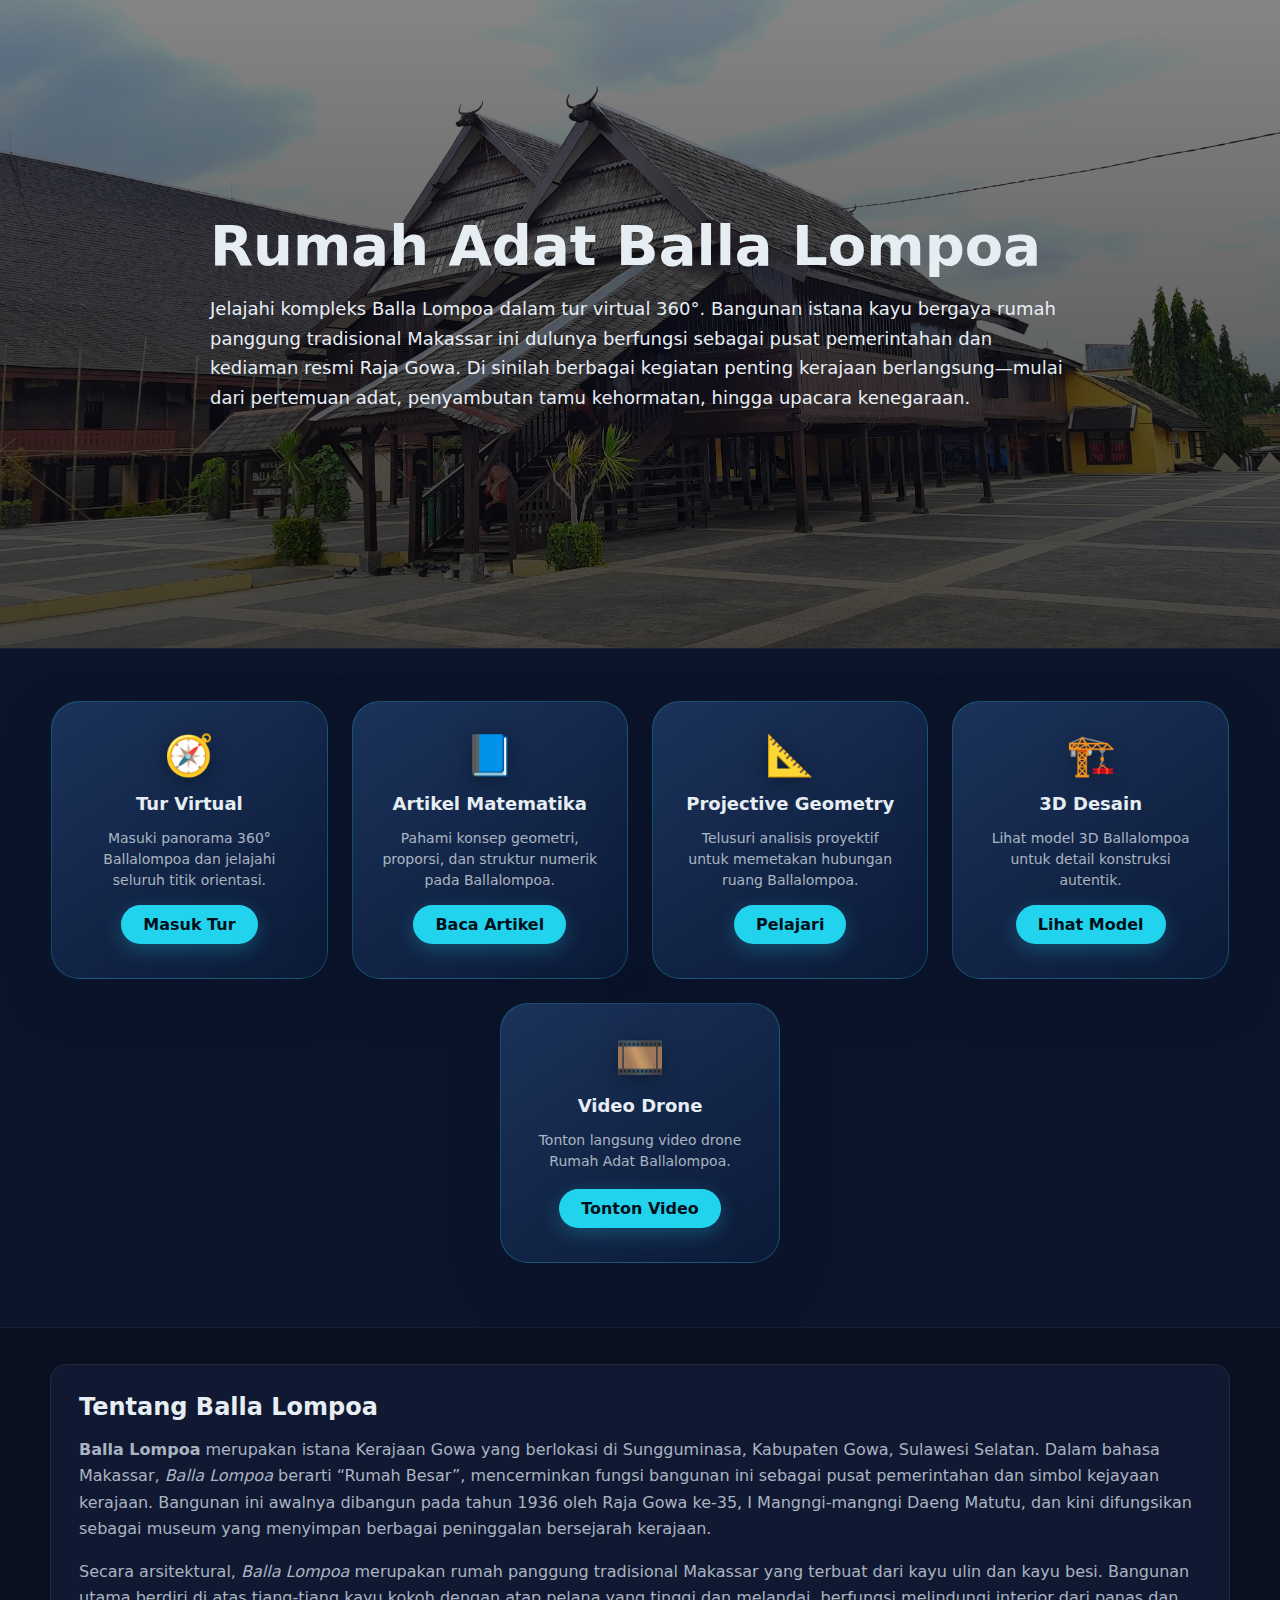
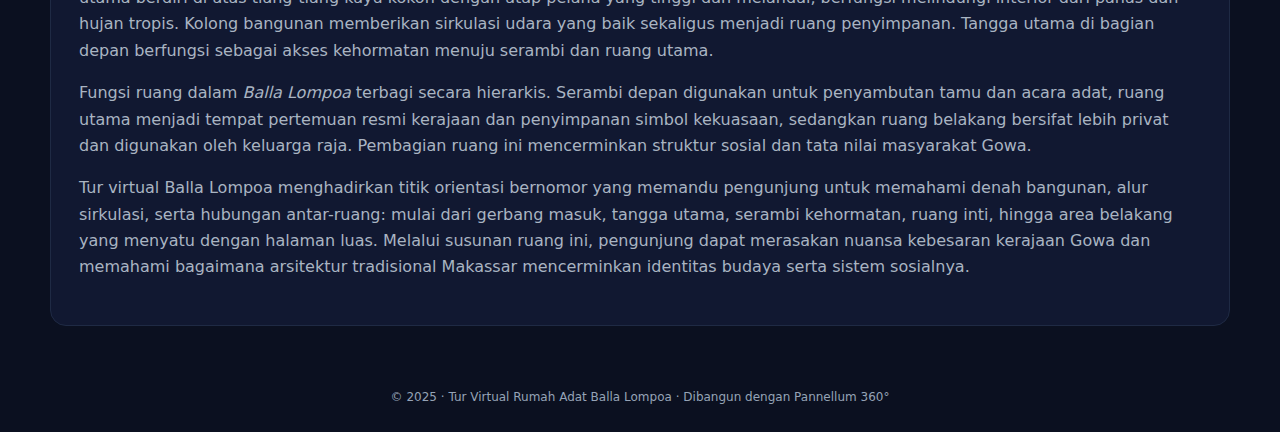
<file: index.html>
<!DOCTYPE HTML>
<html lang="id">
<head>
    <meta charset="utf-8">
    <meta name="viewport" content="width=device-width, initial-scale=1">
    <title>Rumah Adat Baruga – Tur Virtual</title>
    <link rel="stylesheet" href="styles/Index.css">
</head>
<body>
    <header>
        <!-- Place the image file at ."/assets/images/images_mapping.jpg or adjust the src below -->
        <img src="assets/images/images_mapping.jpg" alt="Rumah Adat Balla Lompoa – tampak atas beranotasi">
        <div class="hero">
        <h1 class="title">Rumah Adat Balla Lompoa</h1>
        <p class="lead"> Jelajahi kompleks Balla Lompoa dalam tur virtual 360°. Bangunan istana kayu bergaya rumah panggung tradisional Makassar ini dulunya berfungsi sebagai pusat pemerintahan dan kediaman resmi Raja Gowa. Di sinilah berbagai kegiatan penting kerajaan berlangsung—mulai dari pertemuan adat, penyambutan tamu kehormatan, hingga upacara kenegaraan.</p>
        
        </div>
    </header>

        <section class="cta-section">
        <div class="cta-container">
            <article class="cta-card">
                <span class="cta-icon" aria-hidden="true">🧭</span>
                <h3>Tur Virtual</h3>
                <p>Masuki panorama 360° Ballalompoa dan jelajahi seluruh titik orientasi.</p>
                <a class="cta-button" href="vtour.html">Masuk Tur</a>
            </article>
            <article class="cta-card">
                <span class="cta-icon" aria-hidden="true">📘</span>
                <h3>Artikel Matematika</h3>
                <p>Pahami konsep geometri, proporsi, dan struktur numerik pada Ballalompoa.</p>
                <a class="cta-button" href="article.html">Baca Artikel</a>
            </article>
            <article class="cta-card">
                <span class="cta-icon" aria-hidden="true">📐</span>
                <h3>Projective Geometry</h3>
                <p>Telusuri analisis proyektif untuk memetakan hubungan ruang Ballalompoa.</p>
                <a class="cta-button" href="https://fahriizulll.github.io/Rumah-Adat-Balla-Lompoa/assets/images/projective_geometry.jpg">Pelajari</a>
            </article>
            <article class="cta-card">
                <span class="cta-icon" aria-hidden="true">🏗️</span>
                <h3>3D Desain</h3>
                <p>Lihat model 3D Ballalompoa untuk detail konstruksi autentik.</p>
                <a class="cta-button" href="3d/index.html">Lihat Model</a>
            </article>
            <article class="cta-card">
                <span class="cta-icon" aria-hidden="true">🎞️</span>
                <h3>Video Drone</h3>
                <p>Tonton langsung video drone Rumah Adat Ballalompoa.</p>
                <a class="cta-button" href="https://youtu.be/oBclIxITRKo">Tonton Video</a>
            </article>
        </div>
    </section>

    <main>
        <section class="card">
        <h2>Tentang Balla Lompoa</h2>
        <p><b>Balla Lompoa</b> merupakan istana Kerajaan Gowa yang berlokasi di Sungguminasa, Kabupaten Gowa, Sulawesi Selatan. Dalam bahasa Makassar, <i>Balla Lompoa</i> berarti “Rumah Besar”, mencerminkan fungsi bangunan ini sebagai pusat pemerintahan dan simbol kejayaan kerajaan. Bangunan ini awalnya dibangun pada tahun 1936 oleh Raja Gowa ke-35, I Mangngi-mangngi Daeng Matutu, dan kini difungsikan sebagai museum yang menyimpan berbagai peninggalan bersejarah kerajaan.</p>
        <p>Secara arsitektural, <i>Balla Lompoa</i> merupakan rumah panggung tradisional Makassar yang terbuat dari kayu ulin dan kayu besi. Bangunan utama berdiri di atas tiang-tiang kayu kokoh dengan atap pelana yang tinggi dan melandai, berfungsi melindungi interior dari panas dan hujan tropis. Kolong bangunan memberikan sirkulasi udara yang baik sekaligus menjadi ruang penyimpanan. Tangga utama di bagian depan berfungsi sebagai akses kehormatan menuju serambi dan ruang utama.</p>
        <p>Fungsi ruang dalam <i>Balla Lompoa</i> terbagi secara hierarkis. Serambi depan digunakan untuk penyambutan tamu dan acara adat, ruang utama menjadi tempat pertemuan resmi kerajaan dan penyimpanan simbol kekuasaan, sedangkan ruang belakang bersifat lebih privat dan digunakan oleh keluarga raja. Pembagian ruang ini mencerminkan struktur sosial dan tata nilai masyarakat Gowa.</p>
        <p>Tur virtual Balla Lompoa menghadirkan titik orientasi bernomor yang memandu pengunjung untuk memahami denah bangunan, alur sirkulasi, serta hubungan antar-ruang: mulai dari gerbang masuk, tangga utama, serambi kehormatan, ruang inti, hingga area belakang yang menyatu dengan halaman luas. Melalui susunan ruang ini, pengunjung dapat merasakan nuansa kebesaran kerajaan Gowa dan memahami bagaimana arsitektur tradisional Makassar mencerminkan identitas budaya serta sistem sosialnya.</p>
    </section>
    </main>

    <footer>
        © 2025 · Tur Virtual Rumah Adat Balla Lompoa · Dibangun dengan Pannellum 360°
    </footer>
</body>
</html>
</file>
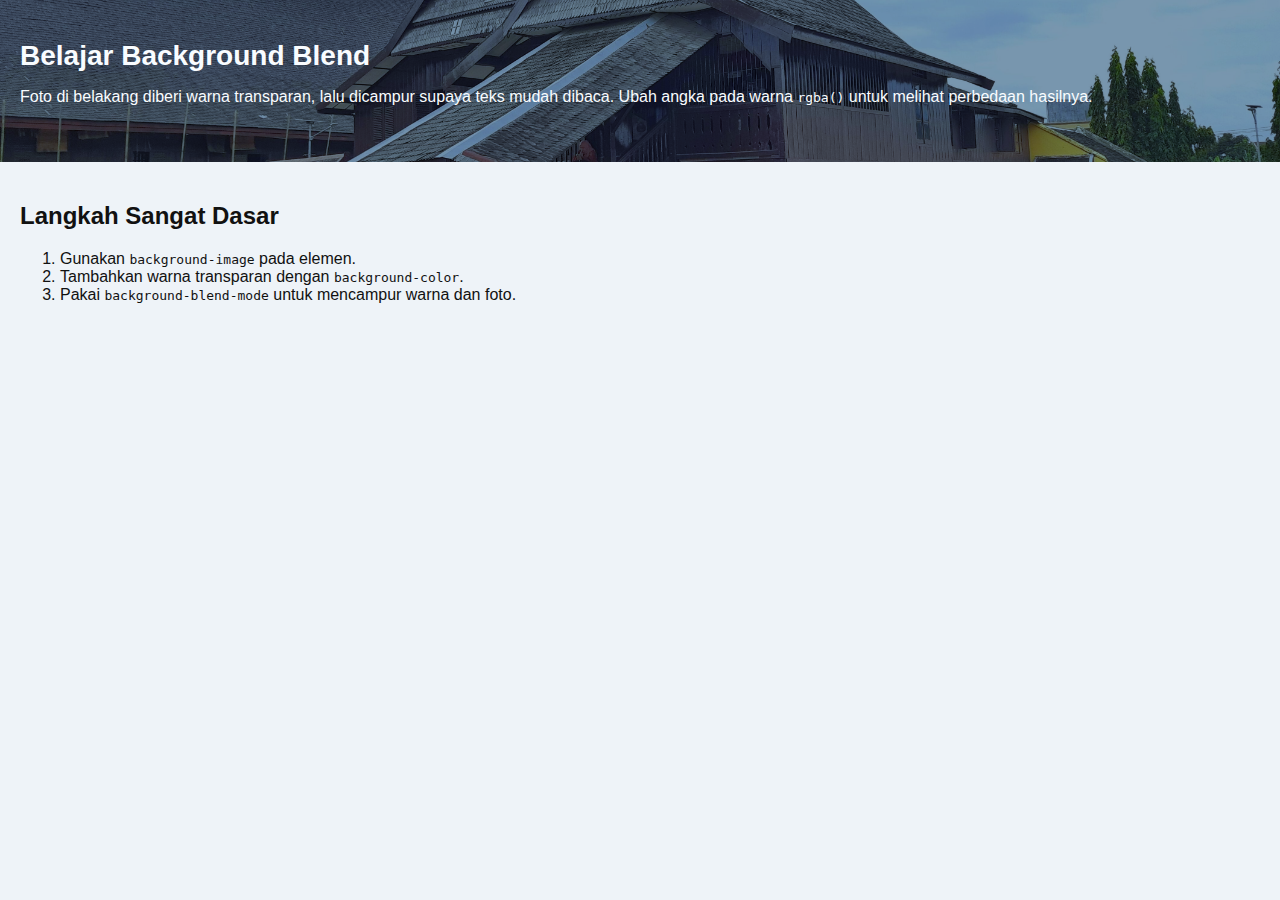
<file: example.html>
<!DOCTYPE html>
<html lang="id">
<head>
  <meta charset="utf-8">
  <meta name="viewport" content="width=device-width, initial-scale=1">
  <title>Contoh Sederhana Background Blend</title>
  <style>
    /* Aturan dasar halaman */
    body {
      margin: 0;
      font-family: Arial, Helvetica, sans-serif;
      background: #eef3f8;
      color: #111;
    }

    /*
      Kita membuat kotak dengan gambar latar.
      Tambahkan warna transparan lalu campur dengan gambar.
    */
    .blend-box {
      padding: 40px 20px;
      background-image: url("assets/images/images_mapping.jpg");
      background-size: cover;
      background-position: center;
      background-color: rgba(30, 80, 120, 0.6); /* warna transparan */
      background-blend-mode: multiply; /* mencampur warna dengan foto */
      color: #f9fcff;
    }

    .blend-box h1 {
      margin: 0 0 10px;
      font-size: 28px;
    }

    .steps {
      padding: 20px;
    }
  </style>
</head>
<body>
  <div class="blend-box">
    <h1>Belajar Background Blend</h1>
    <p>
      Foto di belakang diberi warna transparan, lalu dicampur supaya teks mudah dibaca.
      Ubah angka pada warna <code>rgba()</code> untuk melihat perbedaan hasilnya.
    </p>
  </div>

  <div class="steps">
    <h2>Langkah Sangat Dasar</h2>
    <ol>
      <li>Gunakan <code>background-image</code> pada elemen.</li>
      <li>Tambahkan warna transparan dengan <code>background-color</code>.</li>
      <li>Pakai <code>background-blend-mode</code> untuk mencampur warna dan foto.</li>
    </ol>
  </div>
</body>
</html>
</file>
<file: styles/Index.css>
/* Variabel warna utama untuk tema website */
:root {
    --bg: #0b1020;         /* Warna latar belakang utama */
    --ink: #e6edf3;        /* Warna teks utama */
    --muted: #a9b4c2;      /* Warna teks sekunder/muted */
    --accent: #22d3ee;     /* Warna aksen/tombol */
    --panel: #111831;      /* Warna panel/kartu */
}

/* Semua elemen menggunakan box-sizing border-box agar padding dan border masuk hitungan ukuran */
* {
    box-sizing: border-box;
}

/* Aturan dasar untuk body: font, warna, dan latar belakang */
body {
    margin: 0;
    font-family: system-ui, -apple-system, Segoe UI, Roboto, Helvetica, Arial;
    color: var(--ink);
    background: var(--bg);
}

/* Theme controller styles (disabled; keep for future use)
.theme-menu {
    position: fixed;
    top: 18px;
    right: 18px;
    display: flex;
    flex-direction: column;
    align-items: flex-end;
    gap: 10px;
    z-index: 5;
}

.theme-menu__toggle {
    border: 1px solid rgba(34, 211, 238, 0.4);
    background: rgba(11, 16, 32, 0.9);
    color: var(--accent);
    font-weight: 600;
    border-radius: 999px;
    padding: 8px 16px;
    cursor: pointer;
    transition: transform 0.2s, background-color 0.2s;
}

.theme-menu__toggle:hover,
.theme-menu__toggle:focus-visible {
    background: rgba(34, 211, 238, 0.12);
    transform: translateY(-1px);
}

.theme-menu__panel {
    width: clamp(220px, 28vw, 260px);
    background: rgba(11, 16, 32, 0.96);
    border: 1px solid #1f2a44;
    border-radius: 16px;
    padding: 16px;
    display: grid;
    gap: 14px;
    backdrop-filter: blur(8px);
}

.theme-menu__panel fieldset {
    border: none;
    margin: 0;
    padding: 0;
    display: grid;
    gap: 10px;
}

.theme-menu__panel legend {
    font-size: 12px;
    font-weight: 600;
    text-transform: uppercase;
    letter-spacing: 0.08em;
    color: rgba(230, 237, 243, 0.7);
    margin-bottom: 2px;
}

.theme-menu__panel label {
    display: flex;
    justify-content: space-between;
    align-items: center;
    gap: 12px;
    font-size: 13px;
    color: var(--ink);
}

.theme-menu__panel input[type="color"] {
    appearance: none;
    border: 1px solid rgba(255, 255, 255, 0.15);
    border-radius: 10px;
    width: 48px;
    height: 32px;
    padding: 0;
    cursor: pointer;
    background: transparent;
}

.theme-menu__panel input[type="color"]::-webkit-color-swatch,
.theme-menu__panel input[type="color"]::-moz-color-swatch {
    border: none;
    border-radius: 8px;
}

.theme-menu__reset {
    border: 1px solid rgba(34, 211, 238, 0.35);
    background: transparent;
    color: var(--accent);
    border-radius: 999px;
    padding: 8px 14px;
    font-size: 13px;
    font-weight: 600;
    cursor: pointer;
    justify-self: end;
    transition: background-color 0.2s, transform 0.2s;
}

.theme-menu__reset:hover,
.theme-menu__reset:focus-visible {
    background: rgba(34, 211, 238, 0.12);
    transform: translateY(-1px);
}
*/

/* Header: bagian atas berisi gambar dan judul, dengan tinggi minimal 72vh */
header {
    position: relative;
    min-height: 72vh;
    display: grid;
    place-items: center;
    overflow: hidden;
}

/* Gambar header: memenuhi seluruh area header dan diberi efek filter */
header img {
    position: absolute;
    inset: 0;
    width: 100%;
    height: 100%;
    object-fit: cover;
    filter: contrast(1.05) saturate(1.05) brightness(.8);
}

/* Overlay gelap di atas gambar header agar teks lebih terbaca */
header::after {
    content: "";
    position: absolute;
    inset: 0;
    background: linear-gradient(180deg, rgba(0,0,0,.35), rgba(0,0,0,.65));
}

/* Hero: kontainer utama judul dan deskripsi di header */
.hero {
    position: relative;
    z-index: 1;
    max-width: 1100px;
    padding: 24px;
}

/* Judul utama di header */
.title {
    font-size: clamp(28px, 5vw, 56px); /* Responsive font size */
    line-height: 1.05;
    margin: 0 0 10px;
}

/* Deskripsi singkat di bawah judul */
.lead {
    font-size: clamp(14px, 2.2vw, 18px); /* Responsive font size */
    color: #e8eef6;
    max-width: 860px;
}

/* CTA row container below hero */
.cta-section {
    background: #0c1429;
    border-top: 1px solid #0f1f3a;
    border-bottom: 1px solid #0f1f3a;
    padding: 52px 0 64px;
}

.cta-container {
    width: min(1180px, 92%);
    margin: 0 auto;
    display: flex;
    gap: 24px;
    justify-content: center;
    flex-wrap: wrap;
}

.cta-card {
    background: linear-gradient(145deg, rgba(28,52,92,0.95), rgba(12,26,56,0.95));
    border: 1px solid rgba(34,211,238,0.25);
    border-radius: 28px;
    padding: 30px 28px 34px;
    flex: 1 1 240px;
    max-width: 280px;
    min-height: 260px;
    display: flex;
    flex-direction: column;
    align-items: center;
    text-align: center;
    gap: 14px;
    box-shadow: 0 18px 45px rgba(6,20,43,0.55);
}

.cta-icon {
    font-size: 40px;
    filter: drop-shadow(0 4px 10px rgba(0,0,0,0.35));
}

.cta-card h3 {
    margin: 0;
    font-size: 18px;
    color: var(--ink);
}

.cta-card p {
    margin: 0;
    color: rgba(230, 237, 243, 0.72);
    font-size: 14px;
    line-height: 1.5;
}

.cta-button {
    margin-top: auto;
    display: inline-flex;
    justify-content: center;
    align-items: center;
    padding: 10px 22px;
    border-radius: 999px;
    background: var(--accent);
    color: #00101a;
    font-weight: 700;
    text-decoration: none;
    box-shadow: 0 6px 20px rgba(34,211,238,0.25);
    transition: transform 0.2s, box-shadow 0.2s;
}

.cta-button:hover {
    transform: translateY(-2px);
    box-shadow: 0 10px 28px rgba(34,211,238,0.35);
}

/* Main: konten utama di bawah header */
main {
    max-width: min(1400px, 120%);
    margin: 36px auto;
    padding: 0 20px;
}

/* Card: panel/kartu untuk penjelasan tentang Baruga */
.card {
    width: min(1180px, 120%);
    margin: 0 auto;
    background: var(--panel);
    border: 1px solid #1f2a44;
    border-radius: 16px;
    padding: 28px;
}

/* Judul section di dalam card */
h2 {
    margin: 0 0 8px;
}

/* Paragraf di dalam card */
p {
    color: var(--muted);
    line-height: 1.65;
}

/* Footer: bagian bawah halaman */
footer {
    color: #95a3b6;
    font-size: 12px;
    text-align: center;
    padding: 28px 16px;
}
</file>
